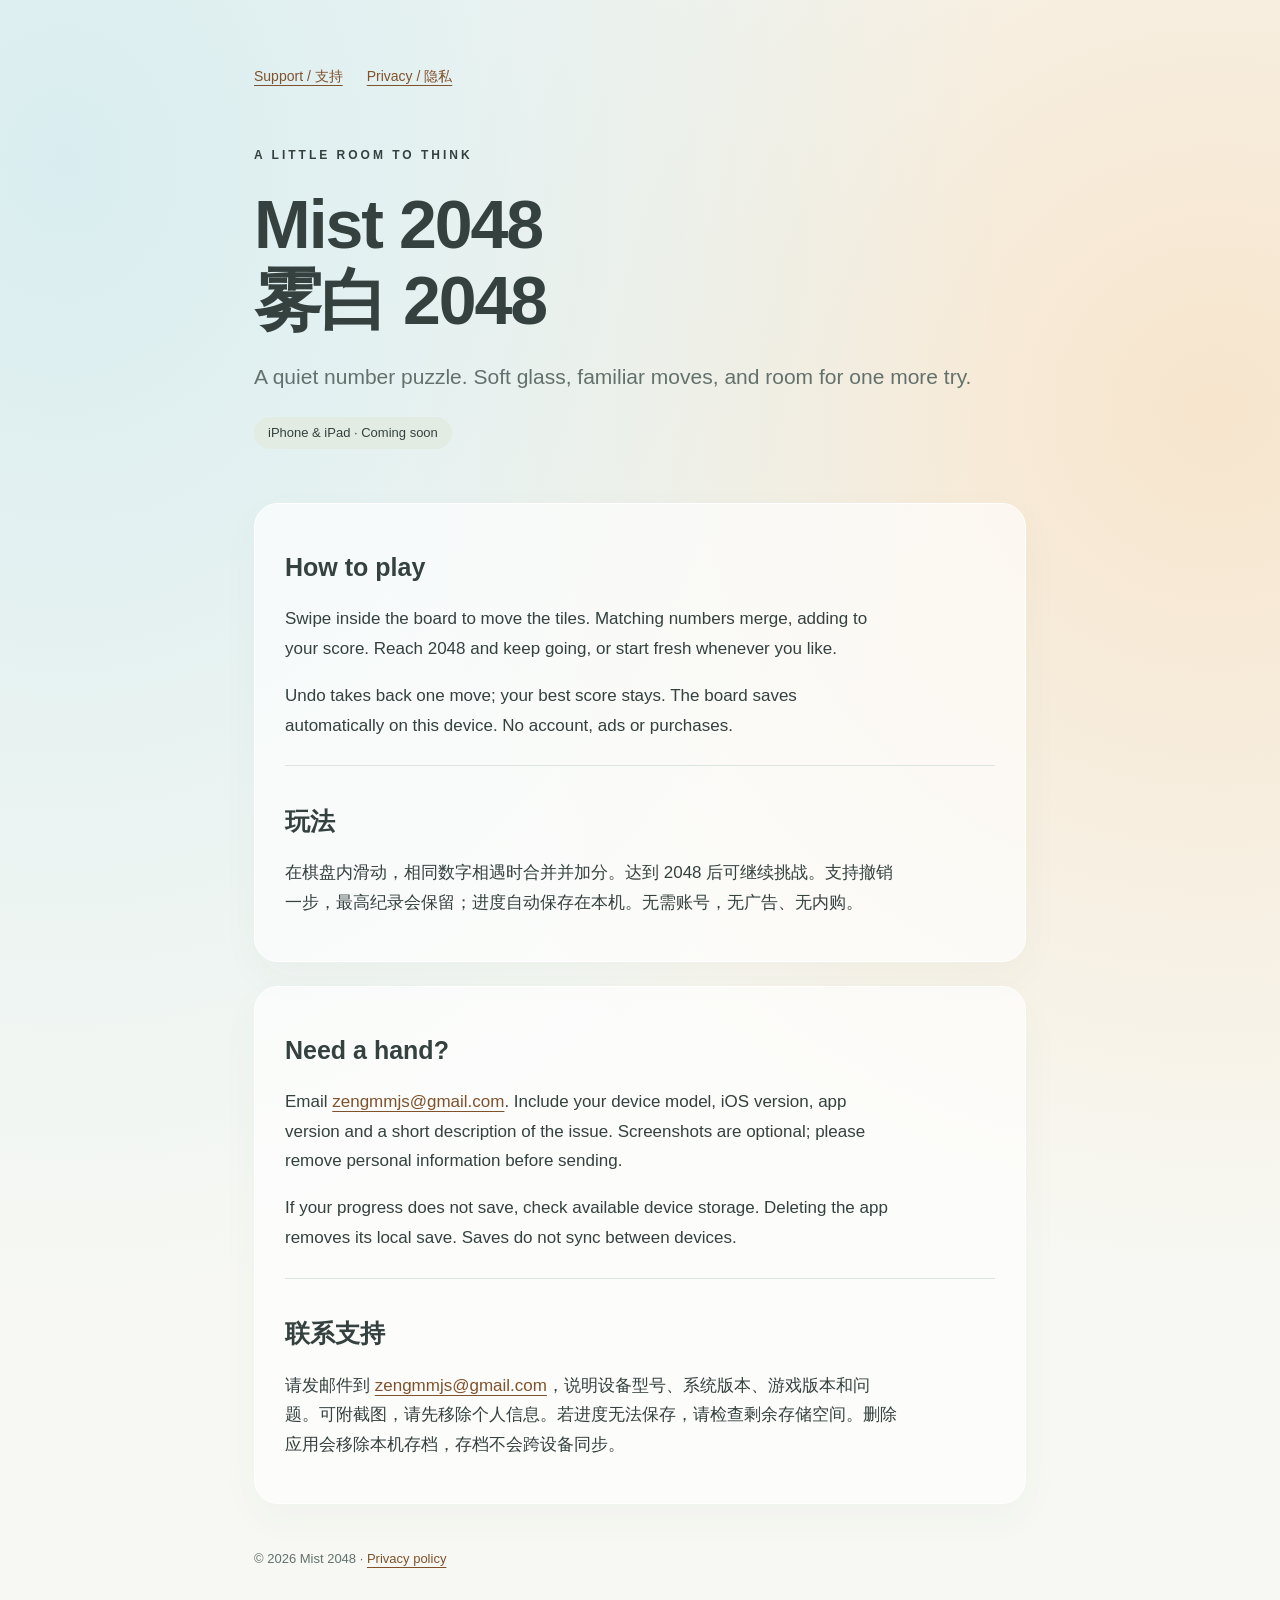
<file: index.html>
<!doctype html><html lang="en"><head><meta charset="utf-8"><meta name="viewport" content="width=device-width,initial-scale=1"><meta name="description" content="Mist 2048 support. A quiet, offline number puzzle for iPhone and iPad."><title>Mist 2048 — Support</title><link rel="stylesheet" href="styles.css"></head><body><main>
<nav><a href="index.html" aria-current="page">Support / 支持</a><a href="privacy.html">Privacy / 隐私</a></nav>
<header><div class="eyebrow">A LITTLE ROOM TO THINK</div><h1>Mist 2048<br><span lang="zh-Hans">雾白 2048</span></h1><p class="intro">A quiet number puzzle. Soft glass, familiar moves, and room for one more try.</p><span class="tag">iPhone &amp; iPad · Coming soon</span></header>
<section><h2>How to play</h2><p>Swipe inside the board to move the tiles. Matching numbers merge, adding to your score. Reach 2048 and keep going, or start fresh whenever you like.</p><p>Undo takes back one move; your best score stays. The board saves automatically on this device. No account, ads or purchases.</p><div class="zh" lang="zh-Hans"><h2>玩法</h2><p>在棋盘内滑动，相同数字相遇时合并并加分。达到 2048 后可继续挑战。支持撤销一步，最高纪录会保留；进度自动保存在本机。无需账号，无广告、无内购。</p></div></section>
<section><h2>Need a hand?</h2><p>Email <a href="mailto:zengmmjs@gmail.com">zengmmjs@gmail.com</a>. Include your device model, iOS version, app version and a short description of the issue. Screenshots are optional; please remove personal information before sending.</p><p>If your progress does not save, check available device storage. Deleting the app removes its local save. Saves do not sync between devices.</p><div class="zh" lang="zh-Hans"><h2>联系支持</h2><p>请发邮件到 <a href="mailto:zengmmjs@gmail.com">zengmmjs@gmail.com</a>，说明设备型号、系统版本、游戏版本和问题。可附截图，请先移除个人信息。若进度无法保存，请检查剩余存储空间。删除应用会移除本机存档，存档不会跨设备同步。</p></div></section>
<footer>© 2026 Mist 2048 · <a href="privacy.html">Privacy policy</a></footer></main></body></html>
</file>
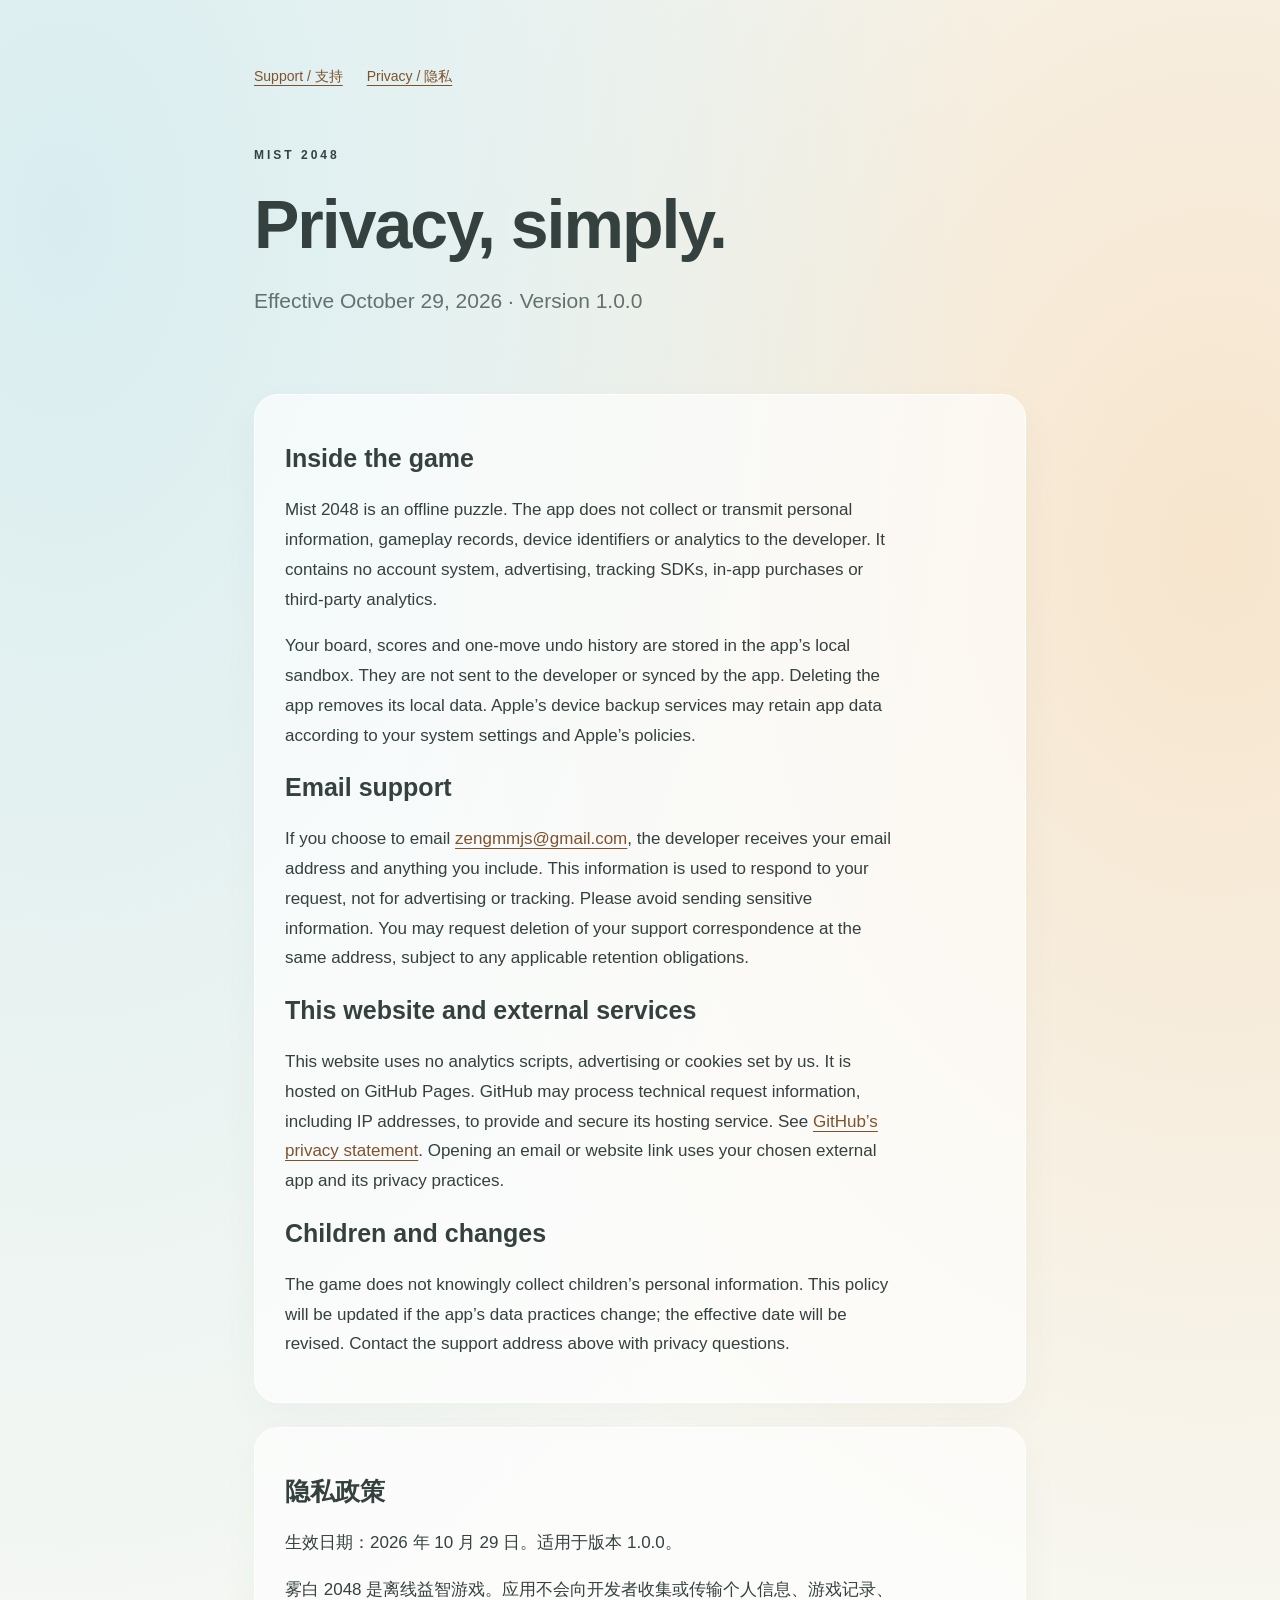
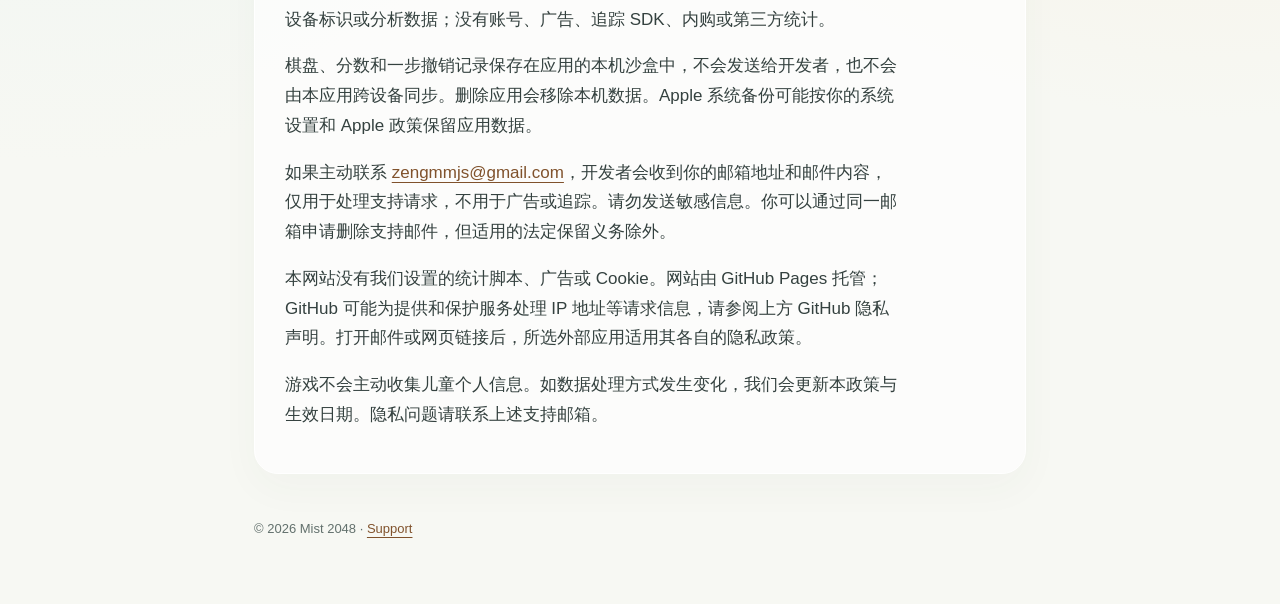
<file: privacy.html>
<!doctype html><html lang="en"><head><meta charset="utf-8"><meta name="viewport" content="width=device-width,initial-scale=1"><title>Mist 2048 — Privacy Policy</title><link rel="stylesheet" href="styles.css"></head><body><main>
<nav><a href="index.html">Support / 支持</a><a href="privacy.html" aria-current="page">Privacy / 隐私</a></nav>
<header><div class="eyebrow">MIST 2048</div><h1>Privacy, simply.</h1><p class="intro">Effective October 29, 2026 · Version 1.0.0</p></header>
<section><h2>Inside the game</h2><p>Mist 2048 is an offline puzzle. The app does not collect or transmit personal information, gameplay records, device identifiers or analytics to the developer. It contains no account system, advertising, tracking SDKs, in-app purchases or third-party analytics.</p><p>Your board, scores and one-move undo history are stored in the app’s local sandbox. They are not sent to the developer or synced by the app. Deleting the app removes its local data. Apple’s device backup services may retain app data according to your system settings and Apple’s policies.</p><h2>Email support</h2><p>If you choose to email <a href="mailto:zengmmjs@gmail.com">zengmmjs@gmail.com</a>, the developer receives your email address and anything you include. This information is used to respond to your request, not for advertising or tracking. Please avoid sending sensitive information. You may request deletion of your support correspondence at the same address, subject to any applicable retention obligations.</p><h2>This website and external services</h2><p>This website uses no analytics scripts, advertising or cookies set by us. It is hosted on GitHub Pages. GitHub may process technical request information, including IP addresses, to provide and secure its hosting service. See <a href="https://docs.github.com/en/site-policy/privacy-policies/github-general-privacy-statement">GitHub’s privacy statement</a>. Opening an email or website link uses your chosen external app and its privacy practices.</p><h2>Children and changes</h2><p>The game does not knowingly collect children’s personal information. This policy will be updated if the app’s data practices change; the effective date will be revised. Contact the support address above with privacy questions.</p></section>
<section lang="zh-Hans"><h2>隐私政策</h2><p>生效日期：2026 年 10 月 29 日。适用于版本 1.0.0。</p><p>雾白 2048 是离线益智游戏。应用不会向开发者收集或传输个人信息、游戏记录、设备标识或分析数据；没有账号、广告、追踪 SDK、内购或第三方统计。</p><p>棋盘、分数和一步撤销记录保存在应用的本机沙盒中，不会发送给开发者，也不会由本应用跨设备同步。删除应用会移除本机数据。Apple 系统备份可能按你的系统设置和 Apple 政策保留应用数据。</p><p>如果主动联系 <a href="mailto:zengmmjs@gmail.com">zengmmjs@gmail.com</a>，开发者会收到你的邮箱地址和邮件内容，仅用于处理支持请求，不用于广告或追踪。请勿发送敏感信息。你可以通过同一邮箱申请删除支持邮件，但适用的法定保留义务除外。</p><p>本网站没有我们设置的统计脚本、广告或 Cookie。网站由 GitHub Pages 托管；GitHub 可能为提供和保护服务处理 IP 地址等请求信息，请参阅上方 GitHub 隐私声明。打开邮件或网页链接后，所选外部应用适用其各自的隐私政策。</p><p>游戏不会主动收集儿童个人信息。如数据处理方式发生变化，我们会更新本政策与生效日期。隐私问题请联系上述支持邮箱。</p></section>
<footer>© 2026 Mist 2048 · <a href="index.html">Support</a></footer></main></body></html>
</file>
<file: styles.css>
:root{color-scheme:light;--ink:#34413f;--muted:#63716d;--line:#dce4df}*{box-sizing:border-box}body{margin:0;background:radial-gradient(at 5% 10%,#d9edf0,transparent 55%),radial-gradient(at 95% 25%,#f7e5cd,transparent 50%),#f7f8f3;color:var(--ink);font:17px/1.75 -apple-system,BlinkMacSystemFont,"Segoe UI",sans-serif}main{max-width:820px;margin:auto;padding:64px 24px}nav{display:flex;gap:24px;flex-wrap:wrap;font-size:14px}a{color:#80522c;text-underline-offset:4px}header{padding:56px 0 30px}h1{font-size:clamp(38px,7vw,68px);line-height:1.12;letter-spacing:-2px;margin:20px 0}h2{font-size:25px;line-height:1.3}p{max-width:65ch}.eyebrow{font-size:12px;font-weight:650;letter-spacing:3px}.intro{font-size:21px;color:var(--muted)}section{background:#ffffffa8;border:1px solid #fff;border-radius:24px;padding:26px 30px;margin:24px 0;box-shadow:0 14px 40px #34513f09}footer{font-size:13px;color:var(--muted);margin-top:44px}.tag{display:inline-block;padding:5px 14px;background:#e3ece3;border-radius:100px;font-size:13px}.zh{border-top:1px solid var(--line);padding-top:18px;margin-top:25px}li{margin:8px 0}a:focus-visible{outline:3px solid #80522c;outline-offset:4px}@media(max-width:500px){main{padding:30px 18px}header{padding-top:30px}section{padding:22px}}
</file>
